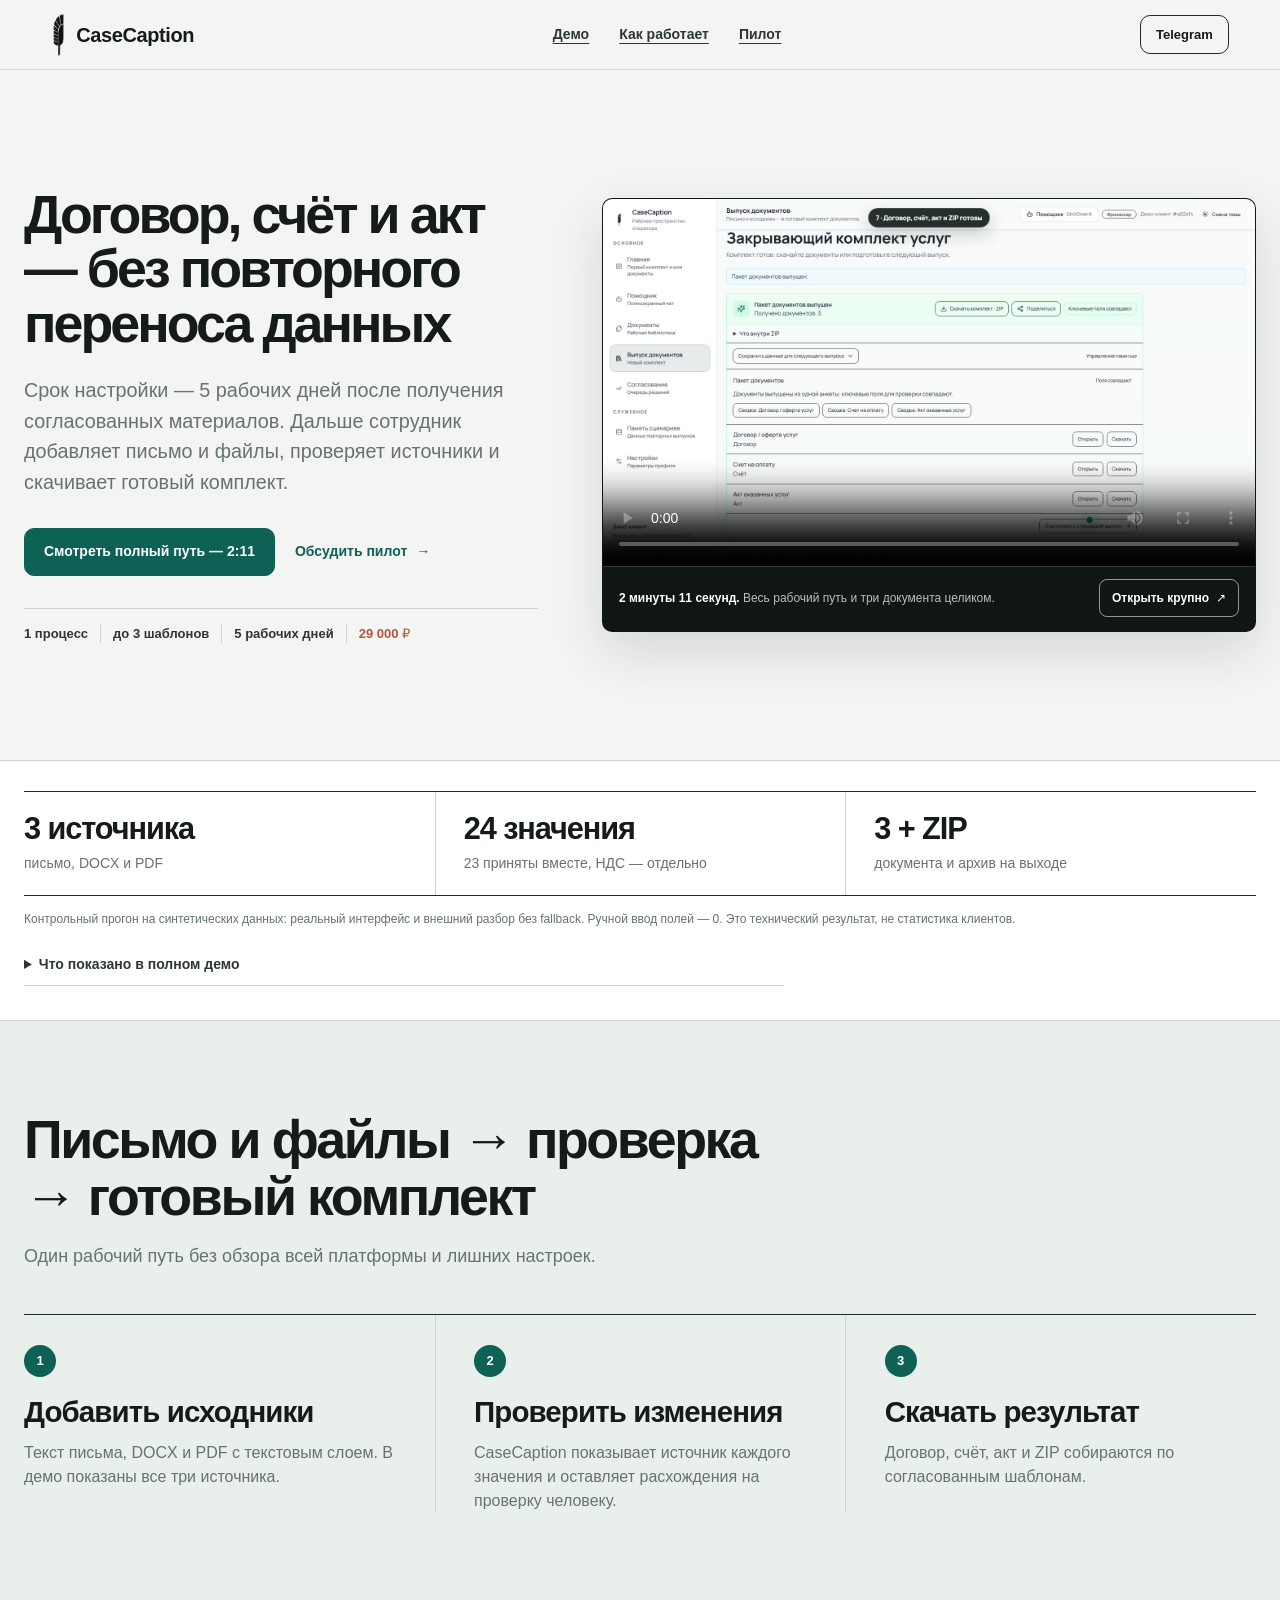
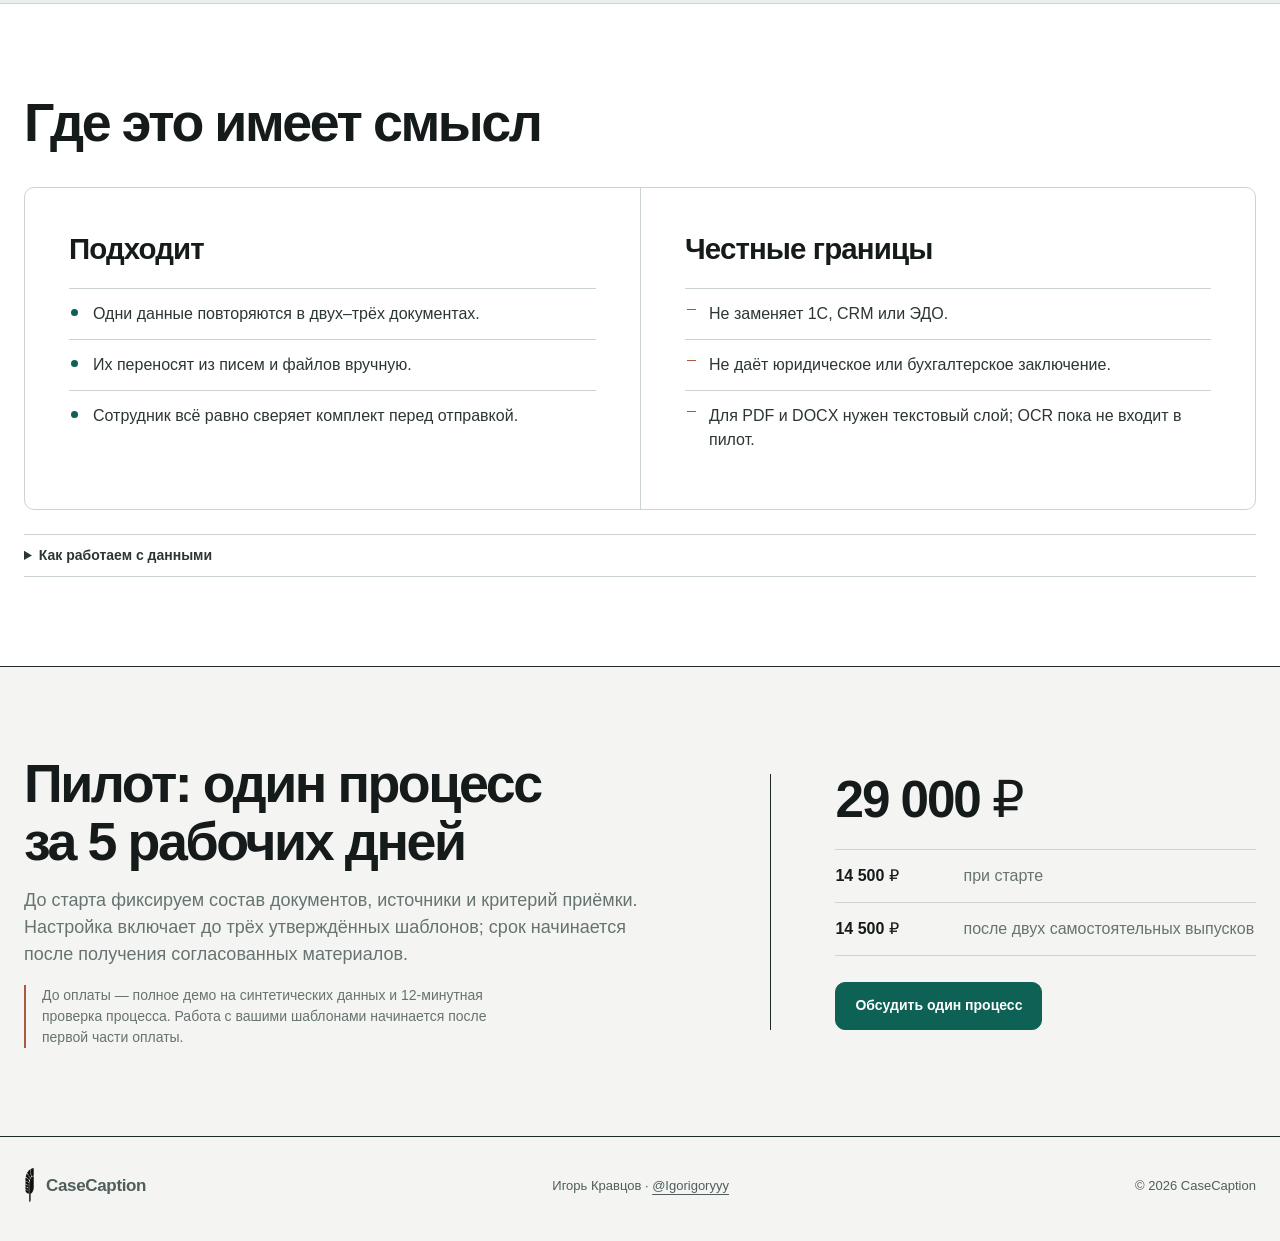
<file: index.html>
<!doctype html>
<html lang="ru">
  <head>
    <meta charset="utf-8" />
    <meta name="viewport" content="width=device-width, initial-scale=1" />
    <title>CaseCaption — от письма и файлов до договора, счёта, акта и ZIP</title>
    <meta
      name="description"
      content="Полное демо CaseCaption: письмо, DOCX и PDF, проверка 24 значений по источникам, выпуск договора, счёта, акта и ZIP и просмотр каждого документа целиком."
    />
    <meta property="og:title" content="CaseCaption — комплект документов из одного ввода" />
    <meta
      property="og:description"
      content="Письмо, DOCX и PDF → проверка источников → договор, счёт, акт и ZIP. Каждый готовый документ показан целиком."
    />
    <meta property="og:type" content="website" />
    <meta property="og:locale" content="ru_RU" />
    <meta
      property="og:image"
      content="https://cataphract450.github.io/casecaption-landing/assets/casecaption-og-complete-flow-2026-08.jpg"
    />
    <meta property="og:image:width" content="1200" />
    <meta property="og:image:height" content="630" />
    <meta
      property="og:image:alt"
      content="Интерфейс CaseCaption с готовым сценарием для договора, счёта и акта"
    />
    <meta name="twitter:card" content="summary_large_image" />
    <meta name="theme-color" content="#f4f5f2" />
    <link rel="icon" type="image/png" sizes="64x64" href="assets/casecaption-favicon-64.png" />
    <link
      rel="preload"
      as="image"
      href="assets/casecaption-demo-complete-flow-2026-08-poster.jpg"
      fetchpriority="high"
    />
    <link rel="stylesheet" href="styles.css" />
  </head>
  <body>
    <a class="skip-link" href="#main">Перейти к содержанию</a>

    <header class="site-header" aria-label="Главная навигация">
      <a class="brand" href="#main" aria-label="CaseCaption — начало страницы">
        <img src="assets/casecaption-logo-mark.png" alt="" />
        <span>CaseCaption</span>
      </a>
      <nav class="nav-links" aria-label="Разделы страницы">
        <a href="#demo">Демо</a>
        <a href="#workflow">Как работает</a>
        <a href="#pilot">Пилот</a>
      </nav>
      <a class="header-contact" href="https://t.me/Igorigoryyy" target="_blank" rel="noopener">
        Telegram
      </a>
    </header>

    <main id="main">
      <section class="hero" aria-labelledby="hero-title">
        <div class="section-shell hero-grid">
          <div class="hero-copy">
            <h1 id="hero-title">Договор, счёт и акт — без повторного переноса данных</h1>
            <p class="lead">
              Срок настройки — 5 рабочих дней после получения согласованных материалов.
              Дальше сотрудник добавляет письмо и файлы, проверяет источники и скачивает
              готовый комплект.
            </p>
            <div class="hero-actions" aria-label="Основные действия">
              <a class="button button-primary" href="#demo">Смотреть полный путь — 2:11</a>
              <a
                class="button button-text"
                href="https://t.me/Igorigoryyy"
                target="_blank"
                rel="noopener"
              >
                Обсудить пилот
              </a>
            </div>
            <ul class="scope-line" aria-label="Краткие условия пилота">
              <li>1 процесс</li>
              <li>до 3 шаблонов</li>
              <li>5 рабочих дней</li>
              <li>29 000 ₽</li>
            </ul>
          </div>

          <figure id="demo" class="product-frame demo-video-frame">
            <video
              controls="controls"
              playsinline="playsinline"
              preload="metadata"
              poster="assets/casecaption-demo-complete-flow-2026-08-poster.jpg"
              aria-label="Полное демо CaseCaption: от письма и файлов до договора, счёта, акта и ZIP с просмотром каждого документа целиком"
            >
              <source src="assets/casecaption-demo-complete-flow-2026-08.mp4" type="video/mp4" />
              <track
                default
                kind="chapters"
                srclang="ru"
                label="Главы"
                src="assets/casecaption-demo-complete-flow-2026-08-chapters.vtt"
              />
              Ваш браузер не поддерживает встроенное видео.
              <a href="assets/casecaption-demo-complete-flow-2026-08.mp4">Скачать демо-видео</a>.
            </video>
            <figcaption>
              <span>
                <strong>2 минуты 11 секунд.</strong> Весь рабочий путь и три документа целиком.
              </span>
              <a
                href="assets/casecaption-demo-complete-flow-2026-08.mp4"
                target="_blank"
                rel="noopener"
              >
                Открыть крупно
              </a>
            </figcaption>
          </figure>
        </div>
      </section>

      <section class="proof-band" aria-label="Результат контрольного прогона">
        <div class="section-shell">
          <dl class="proof-facts">
            <div>
              <dt>3 источника</dt>
              <dd>письмо, DOCX и PDF</dd>
            </div>
            <div>
              <dt>24 значения</dt>
              <dd>23 приняты вместе, НДС — отдельно</dd>
            </div>
            <div>
              <dt>3 + ZIP</dt>
              <dd>документа и архив на выходе</dd>
            </div>
          </dl>
          <p class="proof-note">
            Контрольный прогон на синтетических данных: реальный интерфейс и внешний
            разбор без fallback. Ручной ввод полей — 0. Это технический результат,
            не статистика клиентов.
          </p>
          <details class="demo-transcript">
            <summary>Что показано в полном демо</summary>
            <ol>
              <li><span>00:00</span> Коротко обозначаем результат: три документа и ZIP.</li>
              <li><span>00:05</span> Выбираем рабочий сценарий с тремя шаблонами.</li>
              <li><span>00:11</span> Добавляем письмо, DOCX и PDF с исходными данными.</li>
              <li><span>00:27</span> Сверяем найденные значения и их источники.</li>
              <li><span>00:52</span> Проверяем единые данные будущего комплекта.</li>
              <li><span>01:00</span> Выпускаем договор, счёт, акт и скачиваем ZIP.</li>
              <li><span>01:06</span> Открываем и прокручиваем договор целиком.</li>
              <li><span>01:27</span> Открываем и прокручиваем счёт целиком.</li>
              <li><span>01:47</span> Открываем и прокручиваем акт целиком.</li>
              <li><span>02:08</span> Возвращаемся к сохранённому результату выпуска.</li>
            </ol>
          </details>
        </div>
      </section>

      <section id="workflow" class="band band-soft" aria-labelledby="workflow-title">
        <div class="section-shell">
          <div class="section-heading">
            <h2 id="workflow-title">Письмо и файлы → проверка → готовый комплект</h2>
            <p>Один рабочий путь без обзора всей платформы и лишних настроек.</p>
          </div>

          <ol class="workflow-steps">
            <li>
              <span class="step-number">1</span>
              <h3>Добавить исходники</h3>
              <p>
                Текст письма, DOCX и PDF с текстовым слоем. В демо показаны все три
                источника.
              </p>
            </li>
            <li>
              <span class="step-number">2</span>
              <h3>Проверить изменения</h3>
              <p>
                CaseCaption показывает источник каждого значения и оставляет расхождения
                на проверку человеку.
              </p>
            </li>
            <li>
              <span class="step-number">3</span>
              <h3>Скачать результат</h3>
              <p>Договор, счёт, акт и ZIP собираются по согласованным шаблонам.</p>
            </li>
          </ol>
        </div>
      </section>

      <section class="band band-paper" aria-labelledby="fit-title">
        <div class="section-shell">
          <div class="section-heading">
            <h2 id="fit-title">Где это имеет смысл</h2>
          </div>

          <div class="decision-grid">
            <section aria-labelledby="fit-yes-title">
              <h3 id="fit-yes-title">Подходит</h3>
              <ul class="clean-list">
                <li>Одни данные повторяются в двух–трёх документах.</li>
                <li>Их переносят из писем и файлов вручную.</li>
                <li>Сотрудник всё равно сверяет комплект перед отправкой.</li>
              </ul>
            </section>
            <section aria-labelledby="limits-title">
              <h3 id="limits-title">Честные границы</h3>
              <ul class="clean-list clean-list-limits">
                <li>Не заменяет 1С, CRM или ЭДО.</li>
                <li>Не даёт юридическое или бухгалтерское заключение.</li>
                <li>Для PDF и DOCX нужен текстовый слой; OCR пока не входит в пилот.</li>
              </ul>
            </section>
          </div>

          <details id="data" class="data-details">
            <summary>Как работаем с данными</summary>
            <div>
              <p>Для знакомства достаточно публичного демо на синтетических данных.</p>
              <p>
                Клиентские материалы, в том числе обезличенные, принимаем только после
                старта платного пилота. До передачи согласуем размещение, доступ, срок
                хранения и удаление.
              </p>
              <p>
                Текст передаётся внешней модели только после отдельного согласия.
              </p>
              <p>
                «Проверено» означает сверку с фрагментом исходника и согласованность между
                документами, а не проверку права или налогов.
              </p>
            </div>
          </details>
        </div>
      </section>

      <section id="pilot" class="pilot-band" aria-labelledby="pilot-title">
        <div class="section-shell pilot-layout">
          <div>
            <h2 id="pilot-title">Пилот: один процесс за 5 рабочих дней</h2>
            <p>
              До старта фиксируем состав документов, источники и критерий приёмки.
              Настройка включает до трёх утверждённых шаблонов; срок начинается после
              получения согласованных материалов.
            </p>
            <p class="pilot-before-payment">
              До оплаты — полное демо на синтетических данных и 12-минутная проверка
              процесса. Работа с вашими шаблонами начинается после первой части оплаты.
            </p>
          </div>
          <div class="pilot-payment">
            <p class="price">29 000 ₽</p>
            <dl class="payment-split">
              <div>
                <dt>14 500 ₽</dt>
                <dd>при старте</dd>
              </div>
              <div>
                <dt>14 500 ₽</dt>
                <dd>после двух самостоятельных выпусков</dd>
              </div>
            </dl>
            <a
              class="button button-primary"
              href="https://t.me/Igorigoryyy"
              target="_blank"
              rel="noopener"
            >
              Обсудить один процесс
            </a>
          </div>
        </div>
      </section>
    </main>

    <footer class="site-footer">
      <a class="brand brand-small" href="#main" aria-label="CaseCaption — начало страницы">
        <img src="assets/casecaption-logo-mark.png" alt="" />
        <span>CaseCaption</span>
      </a>
      <p>Игорь Кравцов · <a href="https://t.me/Igorigoryyy">@Igorigoryyy</a></p>
      <p>© 2026 CaseCaption</p>
    </footer>
  </body>
</html>
</file>
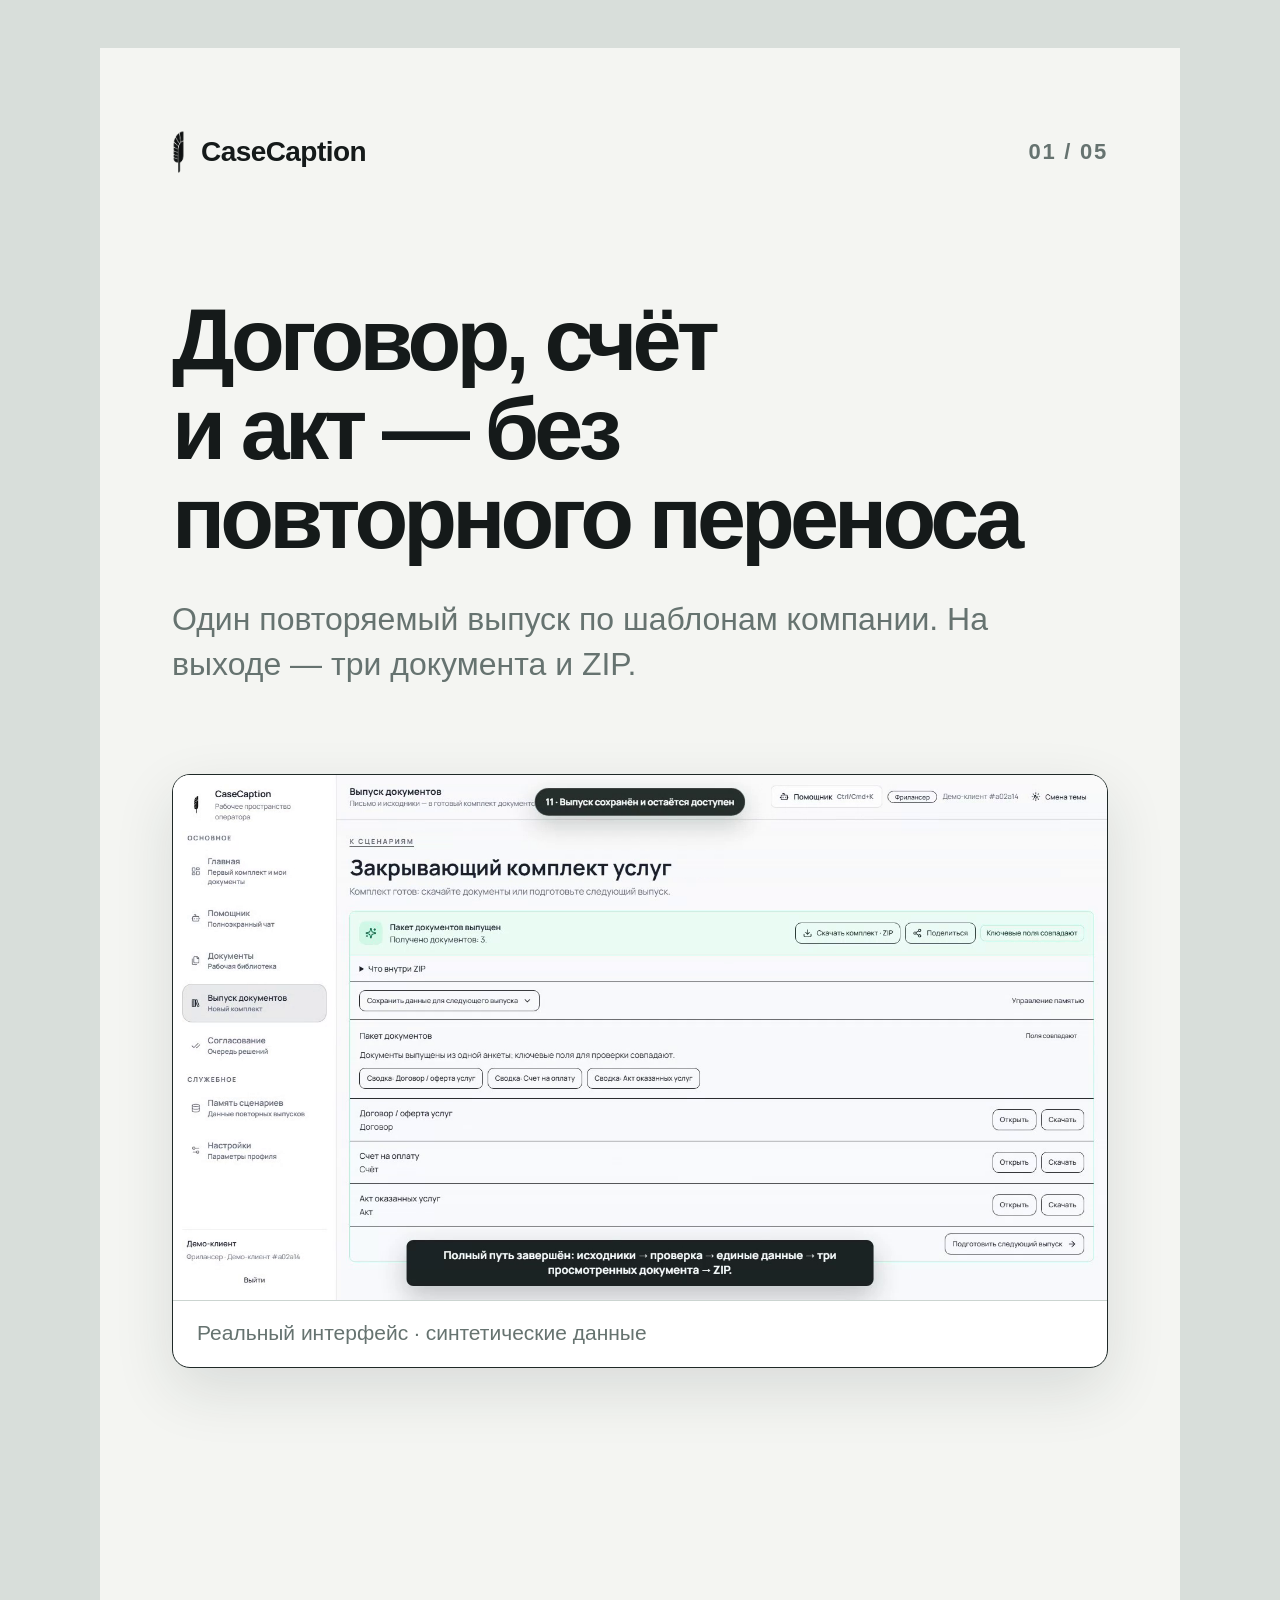
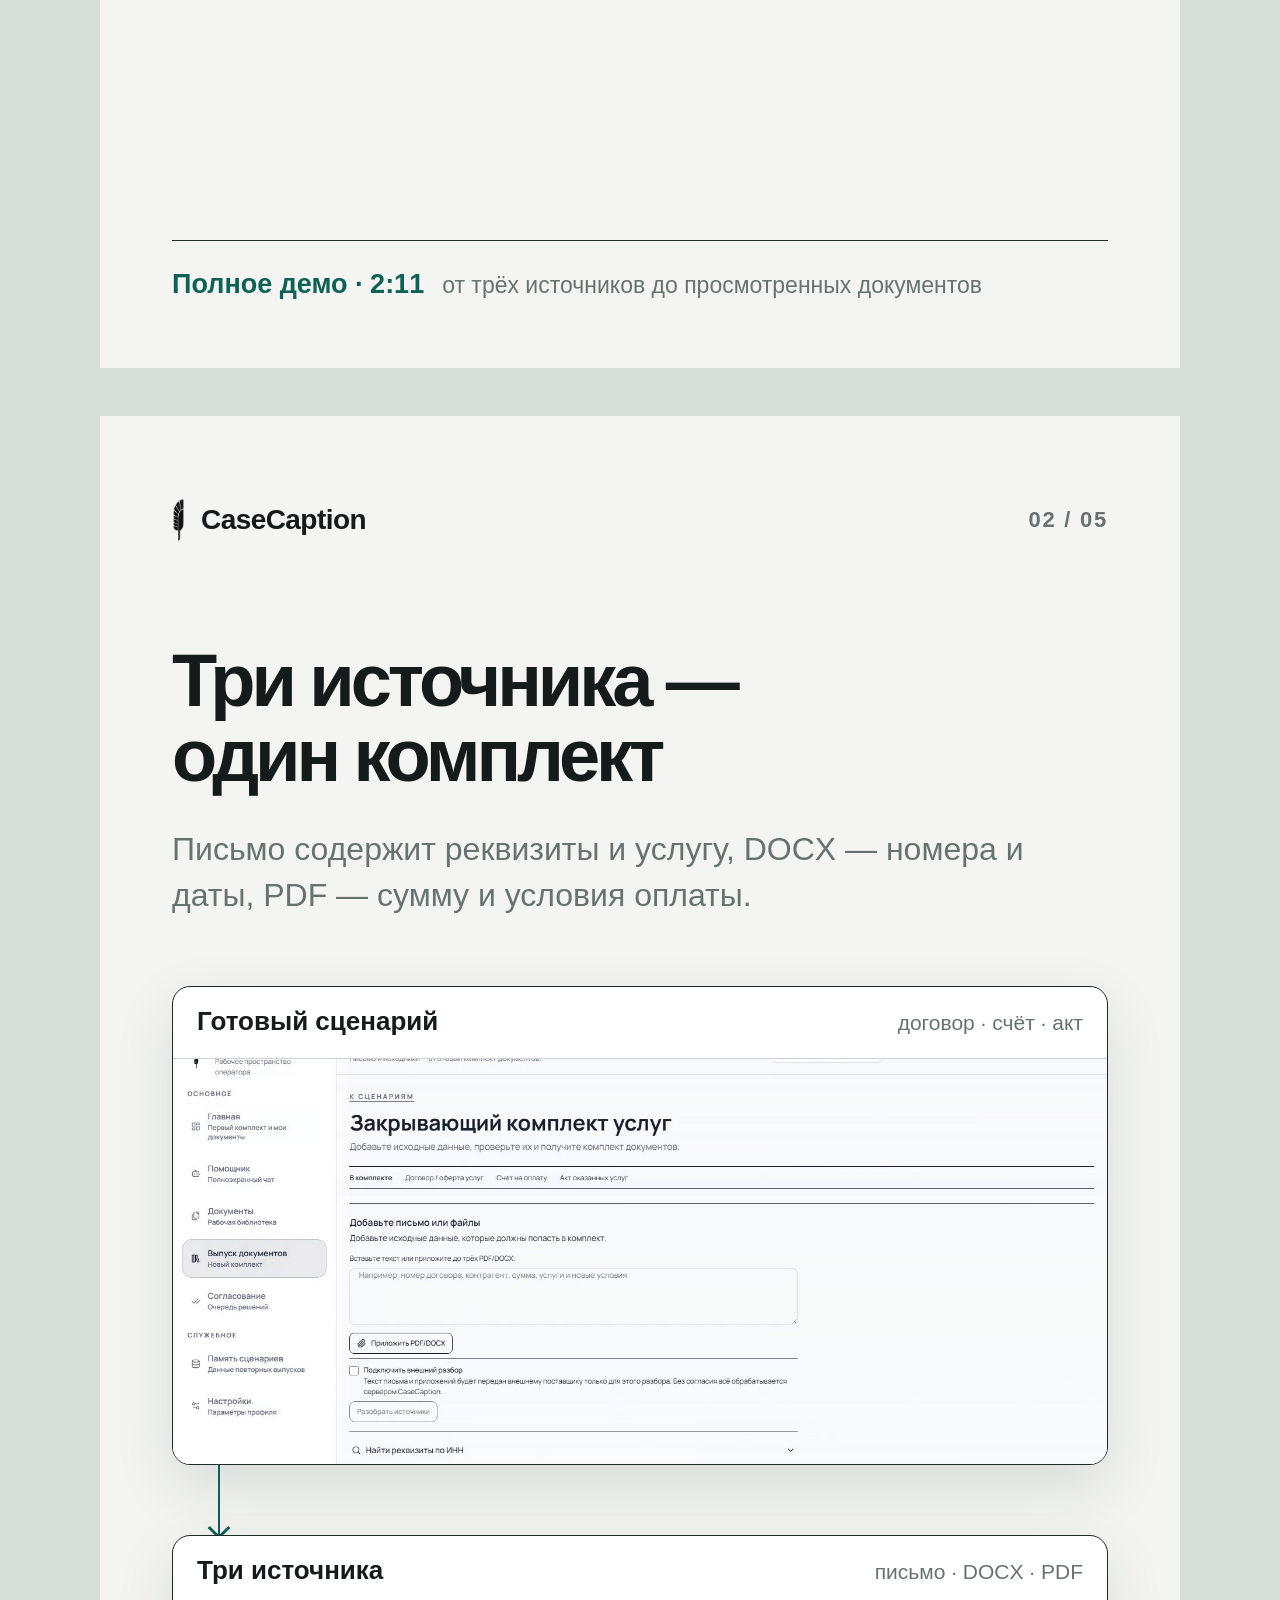
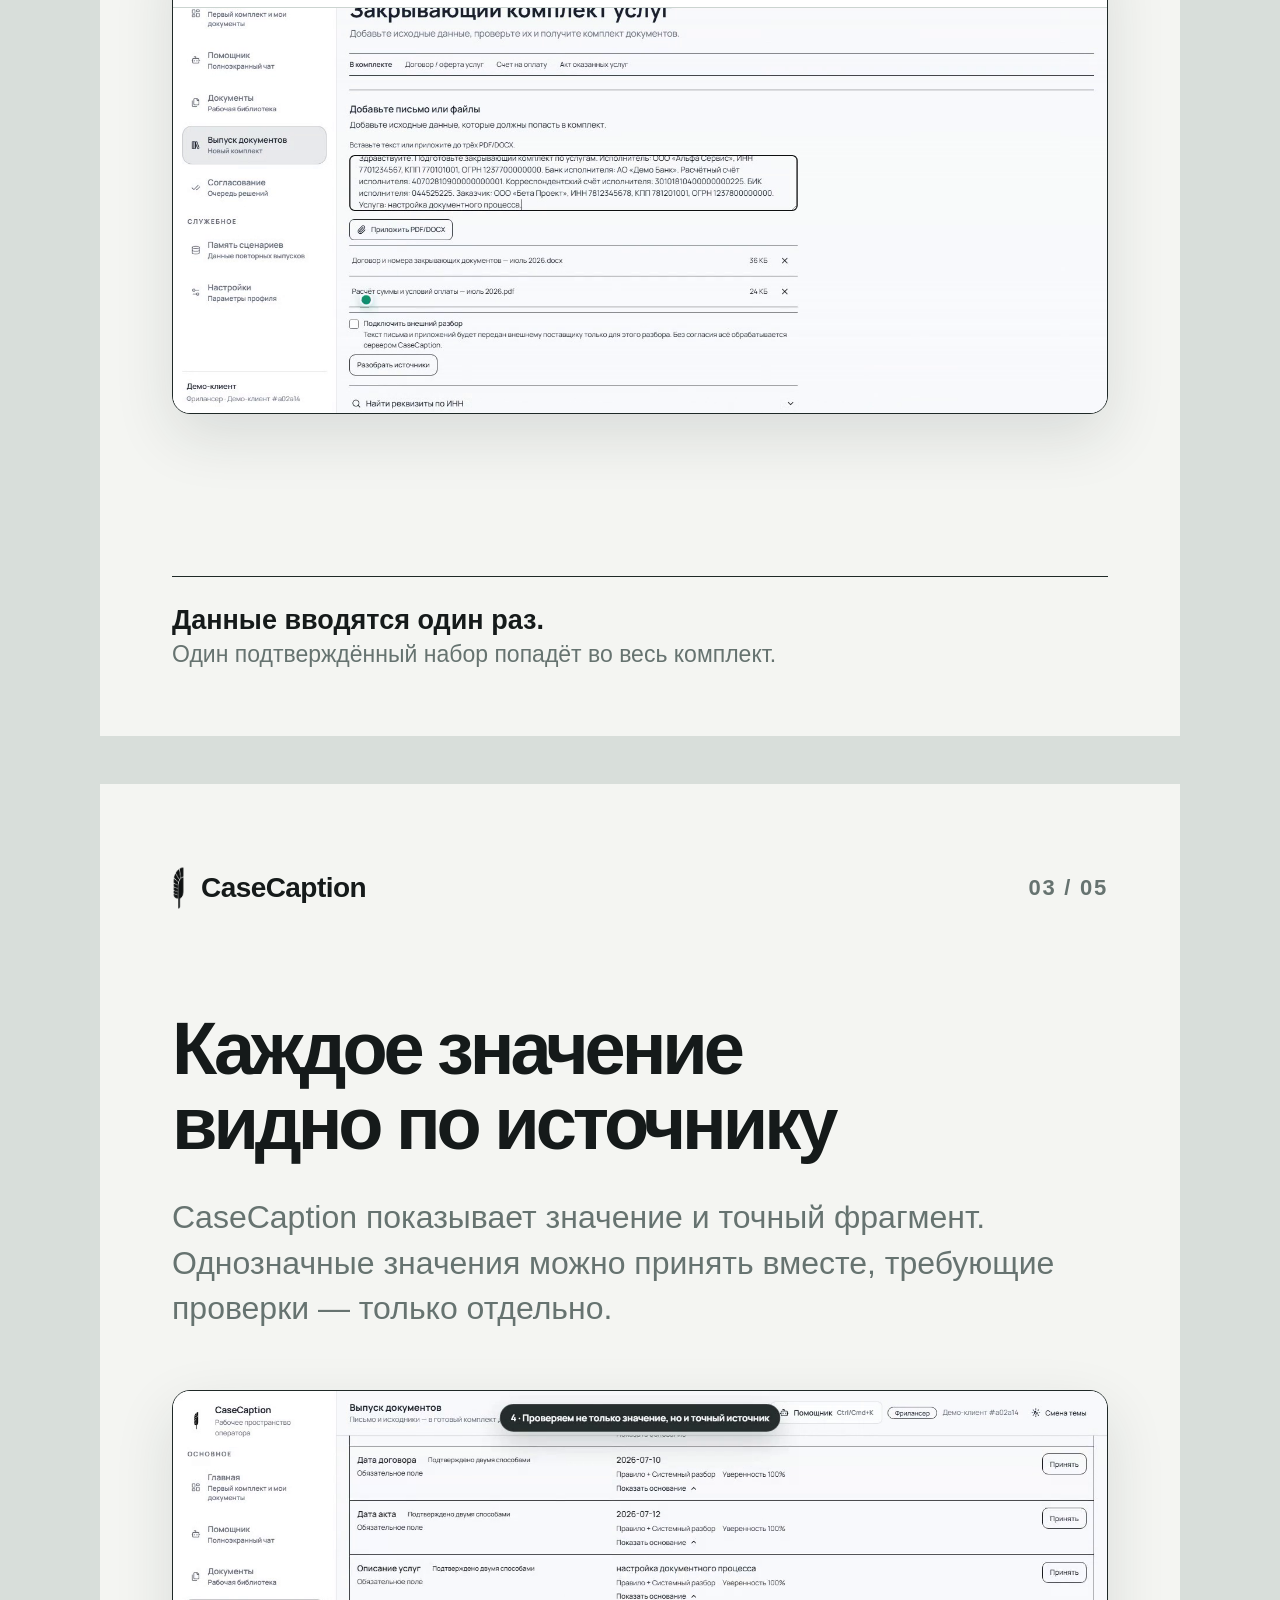
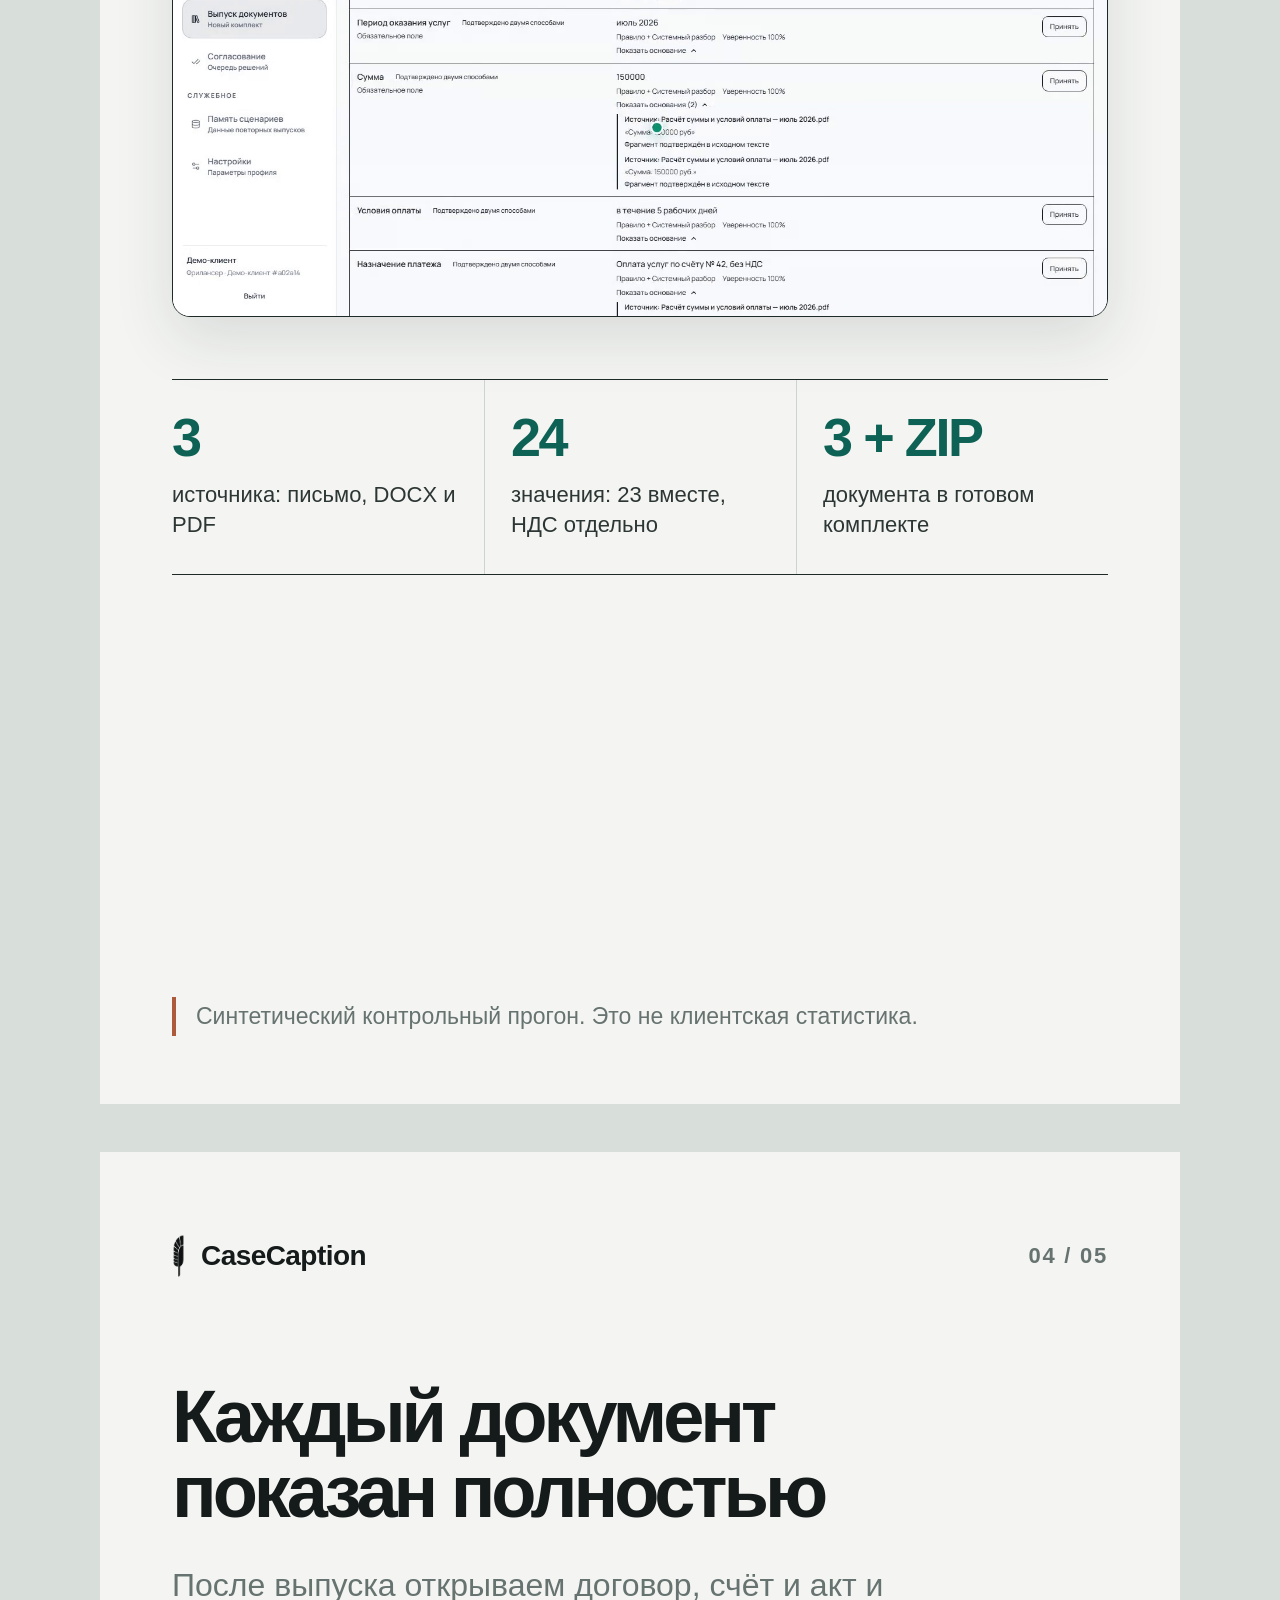
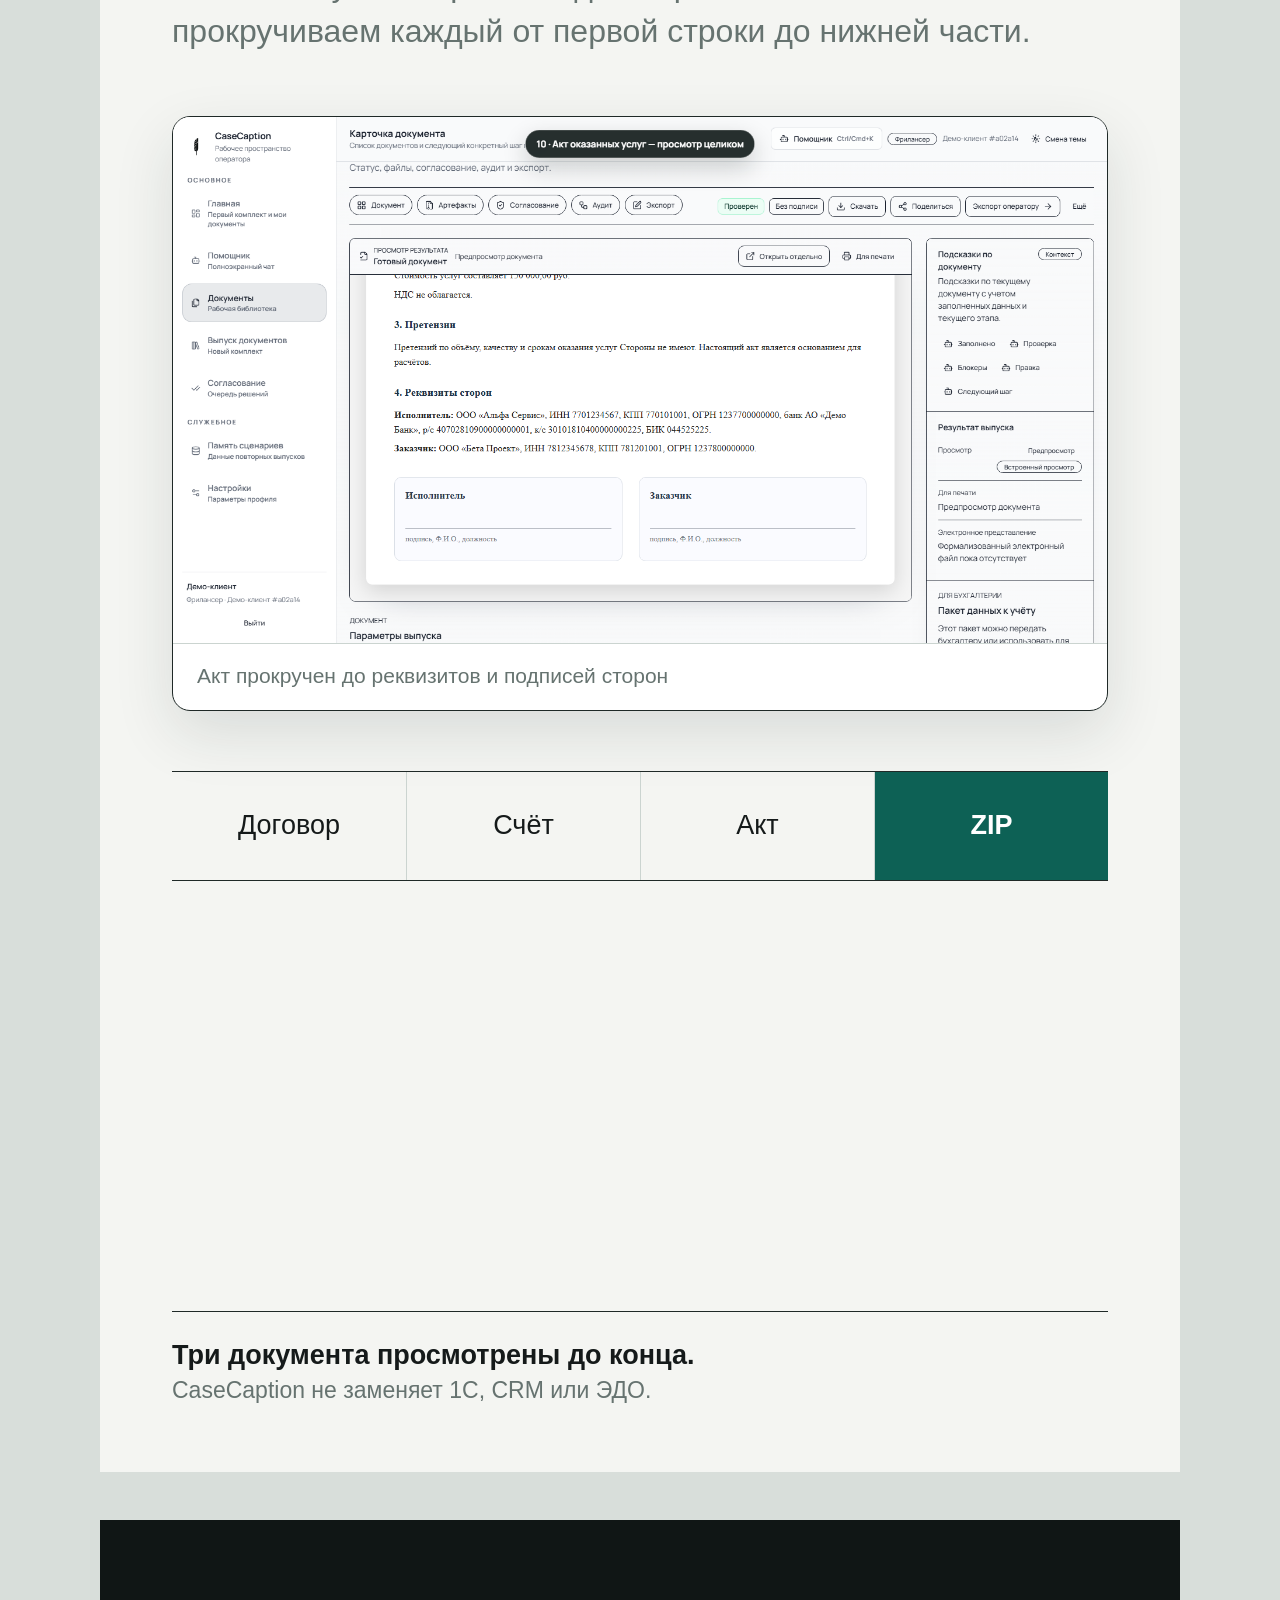
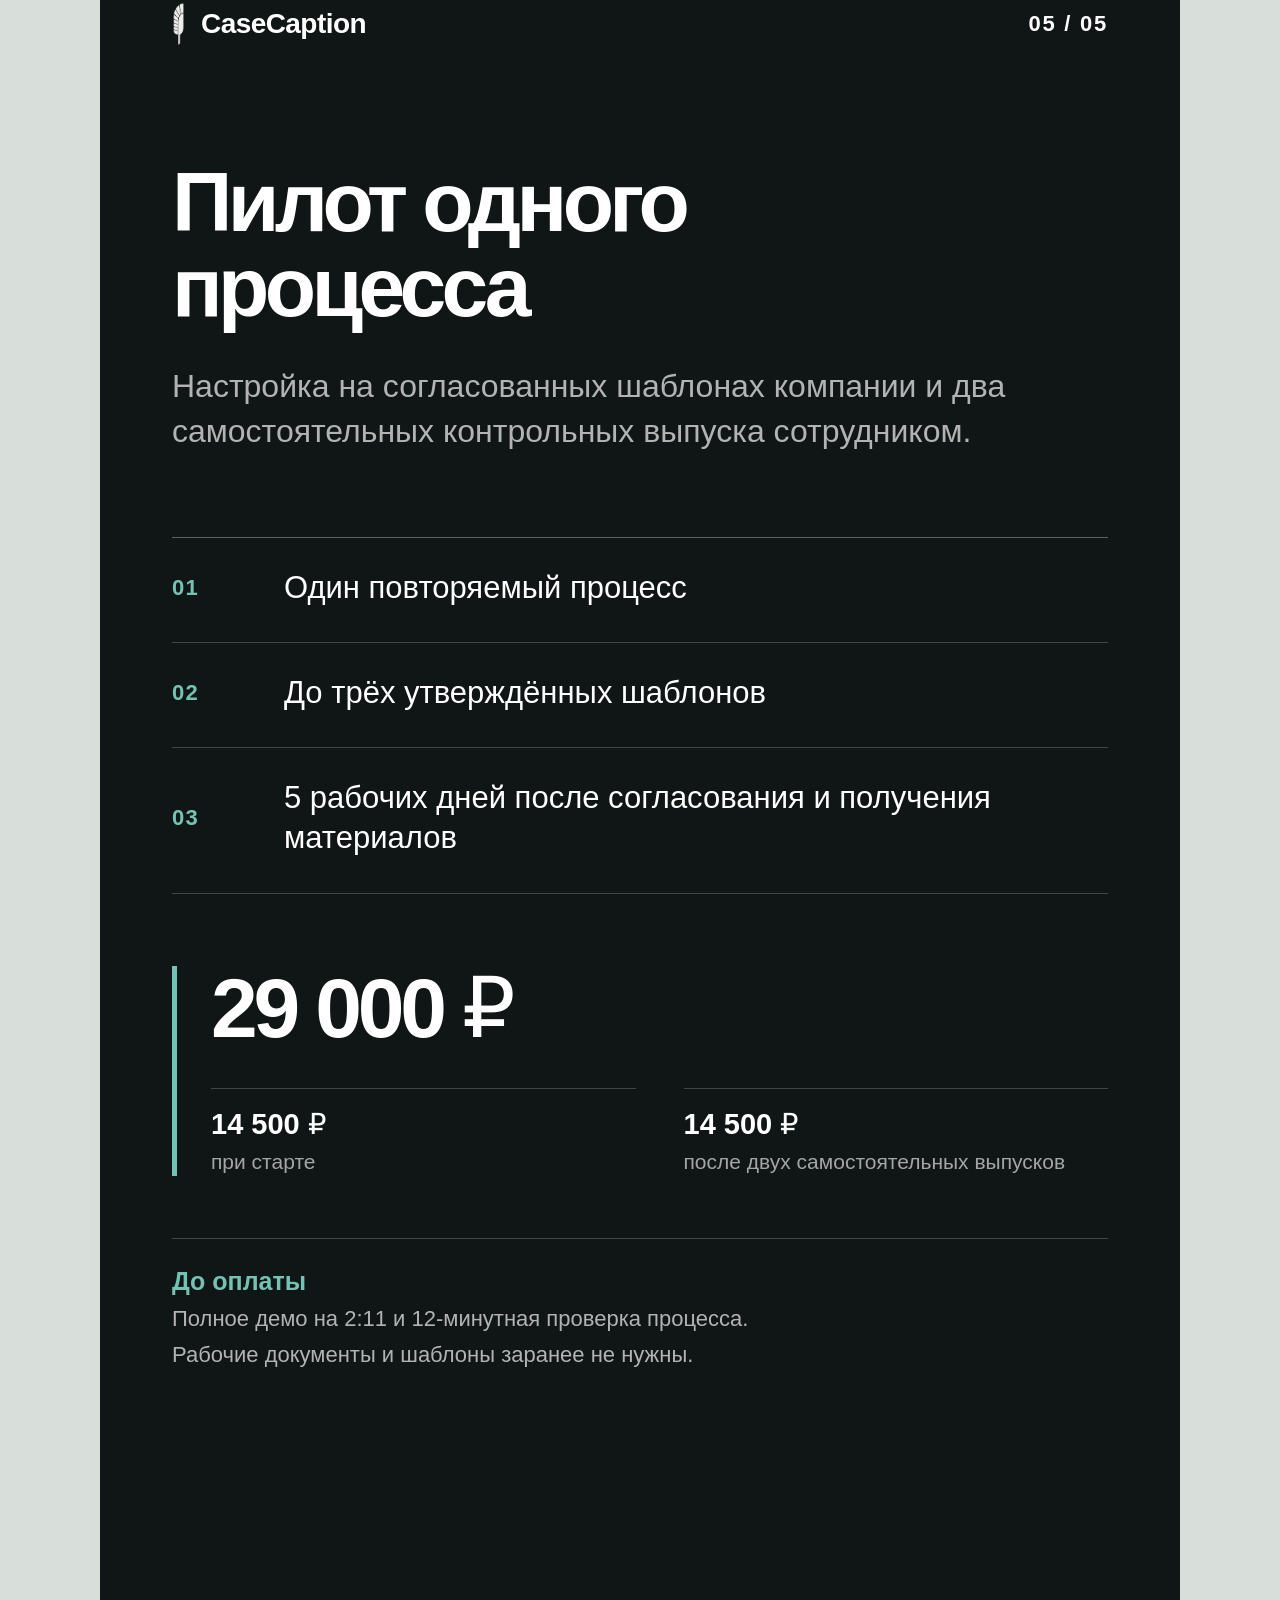
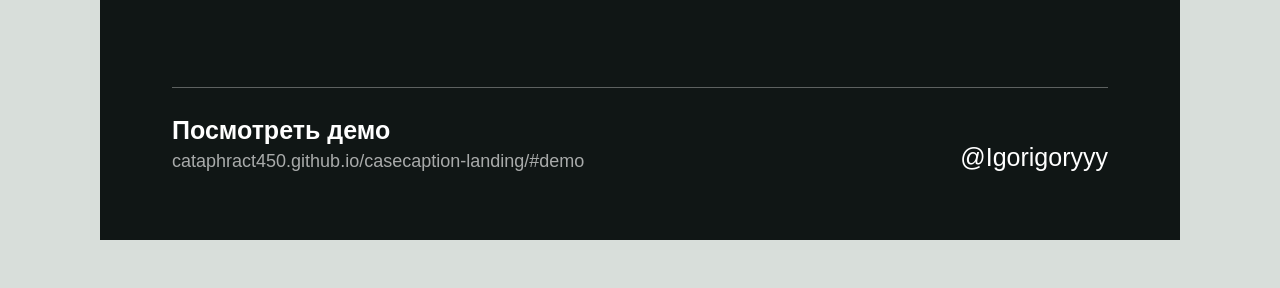
<file: productradar-gallery/current/index.html>
<!doctype html>
<html lang="ru">
  <head>
    <meta charset="utf-8" />
    <meta name="viewport" content="width=device-width, initial-scale=1" />
    <title>CaseCaption — галерея Product Radar</title>
    <link rel="icon" href="data:," />
    <link rel="stylesheet" href="./styles.css" />
  </head>
  <body>
    <main class="gallery" aria-label="Галерея CaseCaption для Product Radar">
      <article class="slide slide-result" data-slide="01-result">
        <header class="slide-header">
          <div class="brand">
            <img src="../../assets/casecaption-logo-mark.png" alt="" />
            <span>CaseCaption</span>
          </div>
          <span class="sequence">01 / 05</span>
        </header>

        <section class="hero-copy">
          <h1>Договор, счёт и акт — без повторного переноса</h1>
          <p>
            Один повторяемый выпуск по шаблонам компании. На выходе — три документа
            и ZIP.
          </p>
        </section>

        <figure class="product-shot product-shot-main">
          <img
            src="../../assets/productradar-current/01-result-source.png"
            alt="Реальный интерфейс CaseCaption с готовыми договором, счётом, актом и кнопкой скачивания ZIP"
          />
          <figcaption>Реальный интерфейс · синтетические данные</figcaption>
        </figure>

        <footer class="slide-footer result-footer">
          <strong>Полное демо · 2:11</strong>
          <span>от трёх источников до просмотренных документов</span>
        </footer>
      </article>

      <article class="slide slide-sources" data-slide="02-sources">
        <header class="slide-header">
          <div class="brand">
            <img src="../../assets/casecaption-logo-mark.png" alt="" />
            <span>CaseCaption</span>
          </div>
          <span class="sequence">02 / 05</span>
        </header>

        <section class="section-copy">
          <h2>Три источника — один комплект</h2>
          <p>
            Письмо содержит реквизиты и услугу, DOCX — номера и даты, PDF — сумму
            и условия оплаты.
          </p>
        </section>

        <div class="source-stack">
          <figure class="product-shot source-shot">
            <div class="shot-label">
              <strong>Готовый сценарий</strong>
              <span>договор · счёт · акт</span>
            </div>
            <img
              src="../../assets/productradar-current/02-scenario-source.png"
              alt="Готовый сценарий из договора, счёта и акта в интерфейсе CaseCaption"
            />
          </figure>

          <div class="flow-line" aria-hidden="true">
            <span></span>
          </div>

          <figure class="product-shot source-shot">
            <div class="shot-label">
              <strong>Три источника</strong>
              <span>письмо · DOCX · PDF</span>
            </div>
            <img
              src="../../assets/productradar-current/02-sources-source.png"
              alt="Письмо, DOCX и PDF добавлены в интерфейс CaseCaption"
            />
          </figure>
        </div>

        <footer class="slide-footer">
          <strong>Данные вводятся один раз.</strong>
          <span>Один подтверждённый набор попадёт во весь комплект.</span>
        </footer>
      </article>

      <article class="slide slide-review" data-slide="03-review">
        <header class="slide-header">
          <div class="brand">
            <img src="../../assets/casecaption-logo-mark.png" alt="" />
            <span>CaseCaption</span>
          </div>
          <span class="sequence">03 / 05</span>
        </header>

        <section class="section-copy">
          <h2>Каждое значение видно по источнику</h2>
          <p>
            CaseCaption показывает значение и точный фрагмент. Однозначные значения
            можно принять вместе, требующие проверки — только отдельно.
          </p>
        </section>

        <figure class="product-shot product-shot-review">
          <img
            src="../../assets/productradar-current/03-review-source.png"
            alt="Проверка новых значений и фрагментов источников в реальном интерфейсе CaseCaption"
          />
        </figure>

        <dl class="proof-row">
          <div>
            <dt>3</dt>
            <dd>источника: письмо, DOCX и PDF</dd>
          </div>
          <div>
            <dt>24</dt>
            <dd>значения: 23 вместе, НДС отдельно</dd>
          </div>
          <div>
            <dt>3 + ZIP</dt>
            <dd>документа в готовом комплекте</dd>
          </div>
        </dl>

        <footer class="evidence-note">
          Синтетический контрольный прогон. Это не клиентская статистика.
        </footer>
      </article>

      <article class="slide slide-package" data-slide="04-package">
        <header class="slide-header">
          <div class="brand">
            <img src="../../assets/casecaption-logo-mark.png" alt="" />
            <span>CaseCaption</span>
          </div>
          <span class="sequence">04 / 05</span>
        </header>

        <section class="section-copy package-copy">
          <h2>Каждый документ показан полностью</h2>
          <p>
            После выпуска открываем договор, счёт и акт и прокручиваем каждый от
            первой строки до нижней части.
          </p>
        </section>

        <figure class="product-shot product-shot-document">
          <img
            src="../../assets/productradar-current/04-document-source.png"
            alt="Нижняя часть готового акта в реальном интерфейсе CaseCaption"
          />
          <figcaption>Акт прокручен до реквизитов и подписей сторон</figcaption>
        </figure>

        <div class="package-output" aria-label="Состав готового комплекта">
          <span>Договор</span>
          <span>Счёт</span>
          <span>Акт</span>
          <strong>ZIP</strong>
        </div>

        <footer class="slide-footer">
          <strong>Три документа просмотрены до конца.</strong>
          <span>CaseCaption не заменяет 1С, CRM или ЭДО.</span>
        </footer>
      </article>

      <article class="slide slide-pilot" data-slide="05-pilot">
        <header class="slide-header slide-header-inverse">
          <div class="brand">
            <img src="../../assets/casecaption-logo-mark.png" alt="" />
            <span>CaseCaption</span>
          </div>
          <span class="sequence">05 / 05</span>
        </header>

        <section class="pilot-heading">
          <h2>Пилот одного процесса</h2>
          <p>
            Настройка на согласованных шаблонах компании и два самостоятельных
            контрольных выпуска сотрудником.
          </p>
        </section>

        <div class="pilot-scope">
          <div>
            <span>01</span>
            <p>Один повторяемый процесс</p>
          </div>
          <div>
            <span>02</span>
            <p>До трёх утверждённых шаблонов</p>
          </div>
          <div>
            <span>03</span>
            <p>5 рабочих дней после согласования и получения материалов</p>
          </div>
        </div>

        <section class="price-block">
          <p class="price">29 000 ₽</p>
          <dl>
            <div>
              <dt>14 500 ₽</dt>
              <dd>при старте</dd>
            </div>
            <div>
              <dt>14 500 ₽</dt>
              <dd>после двух самостоятельных выпусков</dd>
            </div>
          </dl>
        </section>

        <section class="before-payment">
          <strong>До оплаты</strong>
          <p>Полное демо на 2:11 и 12-минутная проверка процесса.</p>
          <p>Рабочие документы и шаблоны заранее не нужны.</p>
        </section>

        <footer class="pilot-footer">
          <div>
            <strong>Посмотреть демо</strong>
            <span>cataphract450.github.io/casecaption-landing/#demo</span>
          </div>
          <span class="contact">@Igorigoryyy</span>
        </footer>
      </article>
    </main>
  </body>
</html>
</file>
<file: styles.css>
:root {
  --bg: #f4f5f2;
  --paper: #ffffff;
  --paper-soft: #e9efeb;
  --ink: #151a1a;
  --ink-soft: #2c3635;
  --muted: #667370;
  --line: #1f2927;
  --line-soft: #cbd4d0;
  --accent: #0d6155;
  --accent-hover: #094d44;
  --warm: #ad593b;
  --radius: 10px;
  --max: 1280px;
  --copy-max: 63ch;
}

* {
  box-sizing: border-box;
}

html {
  scroll-behavior: smooth;
}

body {
  margin: 0;
  background: var(--bg);
  color: var(--ink);
  font-family:
    "Segoe UI Variable Text",
    "Segoe UI",
    Arial,
    sans-serif;
  font-synthesis: none;
  line-height: 1.5;
}

a {
  color: inherit;
}

a:focus-visible,
button:focus-visible,
summary:focus-visible,
video:focus-visible {
  outline: 3px solid #e89a73;
  outline-offset: 4px;
}

img,
video {
  display: block;
  max-width: 100%;
}

#demo,
#workflow,
#pilot,
#data {
  scroll-margin-top: 88px;
}

.skip-link {
  position: fixed;
  top: 12px;
  left: 12px;
  z-index: 100;
  transform: translateY(-150%);
  border: 1px solid var(--line);
  border-radius: var(--radius);
  background: var(--paper);
  padding: 10px 14px;
}

.skip-link:focus {
  transform: translateY(0);
}

.site-header {
  position: sticky;
  top: 0;
  z-index: 30;
  display: flex;
  min-height: 70px;
  align-items: center;
  justify-content: space-between;
  gap: 28px;
  border-bottom: 1px solid rgba(21, 26, 26, 0.12);
  background: rgba(244, 245, 242, 0.95);
  padding: 11px clamp(20px, 4vw, 58px);
  backdrop-filter: blur(14px);
}

.brand {
  display: inline-flex;
  align-items: center;
  gap: 11px;
  text-decoration: none;
  font-size: 20px;
  font-weight: 750;
  letter-spacing: -0.02em;
}

.brand img {
  width: 14px;
  height: 44px;
  object-fit: contain;
}

.brand-small {
  font-size: 17px;
}

.brand-small img {
  width: 11px;
  height: 36px;
}

.nav-links {
  display: flex;
  align-items: center;
  gap: 30px;
  color: var(--ink-soft);
  font-size: 14px;
  font-weight: 650;
}

.nav-links a,
.header-contact,
.site-footer a {
  text-underline-offset: 4px;
}

.header-contact {
  border: 1px solid var(--line);
  border-radius: var(--radius);
  padding: 9px 15px;
  text-decoration: none;
  font-size: 13px;
  font-weight: 700;
  transition:
    background 160ms ease,
    color 160ms ease;
}

.header-contact:hover {
  background: var(--ink);
  color: #ffffff;
}

.section-shell {
  width: min(var(--max), calc(100% - 48px));
  margin: 0 auto;
}

.hero {
  border-bottom: 1px solid var(--line-soft);
  background: var(--bg);
}

.hero-grid {
  display: grid;
  min-height: min(690px, calc(100svh - 70px));
  grid-template-columns: minmax(390px, 0.88fr) minmax(560px, 1.12fr);
  gap: clamp(38px, 5vw, 74px);
  align-items: center;
  padding: clamp(54px, 6vw, 82px) 0;
}

.hero-copy {
  min-width: 0;
}

.hero h1 {
  max-width: 720px;
  margin: 0;
  overflow-wrap: break-word;
  font-size: clamp(43px, 4.2vw, 60px);
  font-weight: 760;
  letter-spacing: -0.055em;
  line-height: 1.02;
  text-wrap: balance;
}

.lead {
  max-width: var(--copy-max);
  margin: 24px 0 0;
  color: var(--muted);
  font-size: clamp(17px, 1.55vw, 20px);
  line-height: 1.55;
}

.hero-actions {
  display: flex;
  flex-wrap: wrap;
  gap: 20px;
  align-items: center;
  margin-top: 30px;
}

.button {
  display: inline-flex;
  min-height: 48px;
  align-items: center;
  justify-content: center;
  border: 1.5px solid currentColor;
  border-radius: var(--radius);
  padding: 0 19px;
  text-decoration: none;
  font-size: 14px;
  font-weight: 750;
  transition:
    background 160ms ease,
    color 160ms ease,
    transform 160ms ease,
    border-color 160ms ease;
}

.button:hover {
  transform: translateY(-1px);
}

.button-primary {
  border-color: var(--accent);
  background: var(--accent);
  color: #ffffff;
}

.button-primary:hover {
  border-color: var(--accent-hover);
  background: var(--accent-hover);
}

.button-text {
  min-height: 0;
  border: 0;
  border-radius: 0;
  padding: 10px 0;
  color: var(--accent);
}

.button-text::after {
  margin-left: 9px;
  content: "→";
}

.button-text:hover {
  color: var(--accent-hover);
}

.scope-line {
  display: flex;
  flex-wrap: wrap;
  gap: 0;
  margin: 32px 0 0;
  border-top: 1px solid var(--line-soft);
  padding: 15px 0 0;
  color: var(--ink-soft);
  font-size: 13px;
  font-weight: 700;
  list-style: none;
}

.scope-line li {
  padding: 0 12px;
}

.scope-line li:first-child {
  padding-left: 0;
}

.scope-line li + li {
  border-left: 1px solid var(--line-soft);
}

.scope-line li:last-child {
  color: var(--warm);
}

.product-frame {
  min-width: 0;
  overflow: hidden;
  margin: 0;
  border: 1px solid rgba(15, 22, 21, 0.74);
  border-radius: var(--radius);
  background: #101615;
  box-shadow: 0 20px 52px rgba(25, 37, 34, 0.14);
}

.demo-video-frame video {
  width: 100%;
  aspect-ratio: 16 / 9;
  background: #101615;
}

.demo-video-frame figcaption {
  display: flex;
  min-height: 52px;
  align-items: center;
  justify-content: space-between;
  gap: 18px;
  border-top: 1px solid rgba(255, 255, 255, 0.15);
  padding: 12px 16px 14px;
  color: rgba(255, 255, 255, 0.72);
  font-size: 12px;
}

.demo-video-frame figcaption strong,
.demo-video-frame figcaption a {
  color: #ffffff;
}

.demo-video-frame figcaption a {
  flex: 0 0 auto;
  font-weight: 700;
  text-underline-offset: 4px;
}

.demo-video-frame figcaption a {
  display: inline-flex;
  min-height: 38px;
  align-items: center;
  border: 1px solid rgba(255, 255, 255, 0.55);
  border-radius: 8px;
  padding: 0 12px;
  text-decoration: none;
}

.demo-video-frame figcaption a::after {
  margin-left: 7px;
  content: "↗";
}

.demo-video-frame figcaption a:hover {
  border-color: #ffffff;
  background: rgba(255, 255, 255, 0.1);
}

.proof-band {
  border-bottom: 1px solid var(--line-soft);
  background: var(--paper);
  padding: 30px 0 34px;
}

.proof-facts {
  display: grid;
  grid-template-columns: repeat(3, minmax(0, 1fr));
  margin: 0;
  border-top: 1px solid var(--line);
  border-bottom: 1px solid var(--line);
  padding: 0;
}

.proof-facts > div {
  min-width: 0;
  padding: 21px 28px;
}

.proof-facts > div:first-child {
  padding-left: 0;
}

.proof-facts > div:last-child {
  padding-right: 0;
}

.proof-facts > div + div {
  border-left: 1px solid var(--line-soft);
}

.proof-facts dt {
  font-size: clamp(24px, 2.4vw, 34px);
  font-weight: 760;
  letter-spacing: -0.035em;
  line-height: 1.05;
}

.proof-facts dd {
  margin: 8px 0 0;
  color: var(--muted);
  font-size: 14px;
}

.proof-note {
  margin: 14px 0 0;
  color: var(--muted);
  font-size: 12px;
}

.demo-transcript,
.data-details {
  border-bottom: 1px solid var(--line-soft);
}

.demo-transcript {
  max-width: 760px;
  margin-top: 16px;
}

details summary {
  width: fit-content;
  cursor: pointer;
  padding: 10px 0;
  color: var(--ink-soft);
  font-size: 14px;
  font-weight: 700;
}

.demo-transcript ol {
  margin: 0 0 16px;
  padding: 0;
  color: var(--muted);
  list-style: none;
}

.demo-transcript li {
  display: grid;
  grid-template-columns: 58px minmax(0, 1fr);
  gap: 10px;
  padding: 7px 0;
}

.demo-transcript li span {
  color: var(--accent);
  font-weight: 750;
}

.band {
  padding: clamp(64px, 7vw, 92px) 0;
}

.band-soft {
  border-bottom: 1px solid var(--line-soft);
  background: var(--paper-soft);
}

.band-paper {
  background: var(--paper);
}

.section-heading {
  max-width: 850px;
}

.section-heading h2,
.pilot-band h2 {
  margin: 0;
  font-size: clamp(34px, 4.2vw, 56px);
  font-weight: 730;
  letter-spacing: -0.045em;
  line-height: 1.07;
  text-wrap: balance;
}

.section-heading p,
.pilot-band p {
  max-width: var(--copy-max);
  margin: 17px 0 0;
  color: var(--muted);
  font-size: 18px;
}

.workflow-steps {
  display: grid;
  grid-template-columns: repeat(3, minmax(0, 1fr));
  gap: 0;
  margin: 44px 0 0;
  border-top: 1px solid var(--line);
  padding: 0;
  list-style: none;
}

.workflow-steps li {
  position: relative;
  min-width: 0;
  padding: 30px clamp(24px, 3vw, 42px) 0 0;
}

.workflow-steps li + li {
  border-left: 1px solid var(--line-soft);
  padding-right: clamp(24px, 3vw, 42px);
  padding-left: clamp(24px, 3vw, 42px);
}

.workflow-steps li:last-child {
  padding-right: 0;
}

.step-number {
  display: inline-grid;
  width: 32px;
  height: 32px;
  place-items: center;
  border-radius: 50%;
  background: var(--accent);
  color: #ffffff;
  font-size: 13px;
  font-weight: 750;
}

.workflow-steps h3,
.decision-grid h3 {
  margin: 18px 0 0;
  font-size: clamp(23px, 2.3vw, 30px);
  font-weight: 720;
  letter-spacing: -0.03em;
  line-height: 1.14;
}

.workflow-steps p {
  margin: 13px 0 0;
  color: var(--muted);
}

.decision-grid {
  display: grid;
  grid-template-columns: repeat(2, minmax(0, 1fr));
  margin-top: 36px;
  border: 1px solid var(--line-soft);
  border-radius: var(--radius);
}

.decision-grid > section {
  min-width: 0;
  padding: clamp(26px, 4vw, 44px);
}

.decision-grid > section + section {
  border-left: 1px solid var(--line-soft);
}

.decision-grid h3 {
  margin-top: 0;
}

.clean-list {
  margin: 22px 0 0;
  padding: 0;
  color: var(--ink-soft);
  list-style: none;
}

.clean-list li {
  position: relative;
  border-top: 1px solid var(--line-soft);
  padding: 13px 0 13px 24px;
}

.clean-list li::before {
  position: absolute;
  top: 20px;
  left: 2px;
  width: 7px;
  height: 7px;
  border-radius: 50%;
  background: var(--accent);
  content: "";
}

.clean-list-limits li::before {
  width: 9px;
  height: 1px;
  border-radius: 0;
  background: var(--warm);
}

.data-details {
  margin-top: 24px;
  border-top: 1px solid var(--line-soft);
}

.data-details[open] {
  padding-bottom: 10px;
}

.data-details > div {
  display: grid;
  grid-template-columns: repeat(3, minmax(0, 1fr));
  gap: 30px;
  padding: 10px 0 18px;
}

.data-details p {
  margin: 0;
  color: var(--muted);
  font-size: 14px;
}

.pilot-band {
  border-block: 1px solid var(--line);
  background: var(--bg);
  padding: clamp(60px, 7vw, 88px) 0;
}

.pilot-layout {
  display: grid;
  grid-template-columns: minmax(0, 1.15fr) minmax(330px, 0.85fr);
  gap: clamp(42px, 7vw, 90px);
  align-items: center;
}

.pilot-before-payment {
  border-left: 2px solid var(--warm);
  padding-left: 16px;
  font-size: 14px !important;
}

.pilot-payment {
  border-left: 1px solid var(--line);
  padding-left: clamp(30px, 5vw, 64px);
}

.price {
  margin: 0 !important;
  color: var(--ink) !important;
  font-size: clamp(40px, 4vw, 56px) !important;
  font-weight: 760;
  letter-spacing: -0.04em;
  line-height: 1;
}

.payment-split {
  margin: 24px 0 0;
  border-bottom: 1px solid var(--line-soft);
}

.payment-split > div {
  display: grid;
  grid-template-columns: 112px minmax(0, 1fr);
  gap: 16px;
  border-top: 1px solid var(--line-soft);
  padding: 14px 0;
}

.payment-split dt {
  font-weight: 750;
}

.payment-split dd {
  margin: 0;
  color: var(--muted);
}

.pilot-payment .button {
  margin-top: 26px;
}

.site-footer {
  display: flex;
  align-items: center;
  justify-content: space-between;
  gap: 22px;
  width: min(var(--max), calc(100% - 48px));
  margin: 0 auto;
  padding: 30px 0 38px;
  color: #4f5e5a;
  font-size: 13px;
}

.site-footer p {
  margin: 0;
}

@media (max-width: 1080px) {
  .hero-grid {
    min-height: auto;
    grid-template-columns: 1fr;
    gap: 38px;
  }

  .hero-copy {
    max-width: 820px;
  }

  .product-frame {
    width: 100%;
  }
}

@media (max-width: 820px) {
  .nav-links {
    gap: 18px;
  }

  .proof-facts {
    grid-template-columns: 1fr;
  }

  .proof-facts > div,
  .proof-facts > div:first-child,
  .proof-facts > div:last-child {
    border-left: 0;
    padding: 17px 0;
  }

  .proof-facts > div + div {
    border-top: 1px solid var(--line-soft);
  }

  .workflow-steps,
  .decision-grid,
  .data-details > div,
  .pilot-layout {
    grid-template-columns: 1fr;
  }

  .workflow-steps li,
  .workflow-steps li + li,
  .workflow-steps li:last-child {
    border-left: 0;
    padding: 24px 0 27px;
  }

  .workflow-steps li + li {
    border-top: 1px solid var(--line-soft);
  }

  .decision-grid > section + section {
    border-top: 1px solid var(--line-soft);
    border-left: 0;
  }

  .pilot-payment {
    border-top: 1px solid var(--line);
    border-left: 0;
    padding-top: 30px;
    padding-left: 0;
  }

  .site-footer {
    align-items: flex-start;
    flex-direction: column;
  }
}

@media (max-width: 620px) {
  .section-shell,
  .site-footer {
    width: min(var(--max), calc(100% - 28px));
  }

  .site-header {
    gap: 12px;
    padding: 10px 14px;
  }

  .site-header .brand {
    gap: 8px;
    font-size: 17px;
  }

  .site-header .brand img {
    width: 11px;
    height: 36px;
  }

  .nav-links {
    display: none;
  }

  .header-contact {
    margin-left: auto;
    padding: 8px 11px;
    font-size: 12px;
  }

  .hero-grid {
    gap: 30px;
    padding: 44px 0 34px;
  }

  .hero h1 {
    font-size: clamp(34px, 10.2vw, 45px);
  }

  .lead {
    margin-top: 18px;
    font-size: 16px;
  }

  .hero-actions {
    align-items: stretch;
    flex-direction: column;
    gap: 8px;
    margin-top: 23px;
  }

  .hero-actions .button {
    width: 100%;
  }

  .button-text {
    justify-content: flex-start;
    padding-inline: 0;
  }

  .scope-line {
    display: grid;
    grid-template-columns: repeat(2, minmax(0, 1fr));
    row-gap: 9px;
    margin-top: 22px;
  }

  .scope-line li,
  .scope-line li:first-child {
    border-left: 0;
    padding: 0;
  }

  .demo-video-frame figcaption {
    align-items: flex-start;
    flex-direction: column;
    gap: 6px;
  }

  .proof-band {
    padding-block: 22px 28px;
  }

  .band,
  .pilot-band {
    padding-block: 58px;
  }

  .section-heading h2,
  .pilot-band h2 {
    font-size: 32px;
  }

  .section-heading p,
  .pilot-band p {
    font-size: 16px;
  }

  .decision-grid > section {
    padding: 24px 20px;
  }

  .payment-split > div {
    grid-template-columns: 1fr;
    gap: 3px;
  }

  .pilot-payment .button {
    width: 100%;
  }
}

@media (max-width: 340px) {
  .site-header .brand {
    font-size: 15px;
  }

  .header-contact {
    padding-inline: 8px;
  }

  .hero h1 {
    font-size: 32px;
  }

  .scope-line {
    grid-template-columns: 1fr;
  }
}

@media (prefers-reduced-motion: reduce) {
  *,
  *::before,
  *::after {
    scroll-behavior: auto !important;
    transition: none !important;
  }
}
</file>
<file: productradar-gallery/current/styles.css>
:root {
  --bg: #f4f5f2;
  --paper: #ffffff;
  --paper-soft: #e9efeb;
  --ink: #151a1a;
  --ink-soft: #2c3635;
  --muted: #667370;
  --line: #1f2927;
  --line-soft: #cbd4d0;
  --accent: #0d6155;
  --warm: #ad593b;
  --dark: #101615;
}

* {
  box-sizing: border-box;
}

html,
body {
  margin: 0;
  background: #d8deda;
  color: var(--ink);
  font-family: "Segoe UI Variable Text", "Segoe UI", Arial, sans-serif;
  font-synthesis: none;
}

body {
  padding: 48px;
}

.gallery {
  display: grid;
  justify-content: center;
  gap: 48px;
}

.slide {
  position: relative;
  display: flex;
  width: 1080px;
  height: 1920px;
  overflow: hidden;
  flex-direction: column;
  background: var(--bg);
  padding: 78px 72px 68px;
}

.slide-header {
  display: flex;
  align-items: center;
  justify-content: space-between;
  min-height: 52px;
}

.brand {
  display: inline-flex;
  align-items: center;
  gap: 16px;
  color: var(--ink);
  font-size: 28px;
  font-weight: 750;
  letter-spacing: -0.02em;
}

.brand img {
  width: 13px;
  height: 48px;
  object-fit: contain;
}

.sequence {
  color: var(--muted);
  font-size: 22px;
  font-weight: 700;
  letter-spacing: 0.08em;
}

.hero-copy {
  margin-top: 118px;
}

.hero-copy h1,
.section-copy h2,
.pilot-heading h2 {
  margin: 0;
  font-weight: 760;
  letter-spacing: -0.055em;
  line-height: 1.01;
  text-wrap: balance;
}

.hero-copy h1 {
  max-width: 920px;
  font-size: 88px;
}

.hero-copy p,
.section-copy p,
.pilot-heading p {
  margin: 34px 0 0;
  color: var(--muted);
  font-size: 32px;
  line-height: 1.42;
}

.hero-copy p {
  max-width: 840px;
}

.section-copy {
  margin-top: 98px;
}

.section-copy h2,
.pilot-heading h2 {
  max-width: 900px;
  font-size: 74px;
}

.section-copy p {
  max-width: 900px;
}

.product-shot {
  overflow: hidden;
  margin: 0;
  border: 1.5px solid var(--line);
  border-radius: 18px;
  background: var(--paper);
  box-shadow: 0 22px 60px rgba(27, 42, 38, 0.12);
}

.product-shot img {
  display: block;
  width: 100%;
  height: auto;
}

.product-shot figcaption {
  border-top: 1px solid var(--line-soft);
  padding: 20px 24px 22px;
  color: var(--muted);
  font-size: 21px;
}

.product-shot-main {
  margin-top: 86px;
}

.slide-footer {
  display: flex;
  align-items: baseline;
  gap: 18px;
  margin-top: auto;
  border-top: 1px solid var(--line);
  padding-top: 28px;
  color: var(--muted);
  font-size: 23px;
}

.slide-footer strong {
  color: var(--ink);
  font-size: 27px;
}

.result-footer strong {
  color: var(--accent);
}

.source-stack {
  margin-top: 68px;
}

.source-shot {
  position: relative;
}

.source-shot img {
  height: 405px;
  object-fit: cover;
}

.source-stack .source-shot:first-child img {
  object-position: center 24%;
}

.source-stack .source-shot:last-child img {
  object-position: center 76%;
}

.shot-label {
  display: flex;
  align-items: baseline;
  justify-content: space-between;
  border-bottom: 1px solid var(--line-soft);
  padding: 19px 24px 21px;
}

.shot-label strong {
  font-size: 26px;
}

.shot-label span {
  color: var(--muted);
  font-size: 21px;
}

.flow-line {
  position: relative;
  height: 70px;
}

.flow-line::before {
  position: absolute;
  top: 0;
  bottom: 0;
  left: 46px;
  width: 2px;
  background: var(--accent);
  content: "";
}

.flow-line span {
  position: absolute;
  bottom: -1px;
  left: 39px;
  width: 16px;
  height: 16px;
  border-right: 3px solid var(--accent);
  border-bottom: 3px solid var(--accent);
  transform: rotate(45deg);
}

.slide-sources .slide-footer {
  align-items: flex-start;
  flex-direction: column;
  gap: 5px;
}

.product-shot-review {
  margin-top: 58px;
}

.proof-row {
  display: grid;
  grid-template-columns: repeat(3, minmax(0, 1fr));
  margin: 62px 0 0;
  border-block: 1px solid var(--line);
}

.proof-row > div {
  min-width: 0;
  padding: 30px 24px 34px 0;
}

.proof-row > div + div {
  border-left: 1px solid var(--line-soft);
  padding-left: 26px;
}

.proof-row dt {
  color: var(--accent);
  font-size: 54px;
  font-weight: 780;
  letter-spacing: -0.045em;
  line-height: 1;
}

.proof-row dd {
  margin: 16px 0 0;
  color: var(--ink-soft);
  font-size: 22px;
  line-height: 1.35;
}

.evidence-note {
  margin-top: auto;
  border-left: 4px solid var(--warm);
  padding: 4px 0 4px 20px;
  color: var(--muted);
  font-size: 23px;
  line-height: 1.35;
}

.package-copy p {
  max-width: 880px;
}

.product-shot-document {
  margin-top: 62px;
}

.package-output {
  display: grid;
  grid-template-columns: repeat(4, minmax(0, 1fr));
  margin-top: 60px;
  border-block: 1px solid var(--line);
}

.package-output span,
.package-output strong {
  display: grid;
  min-height: 108px;
  place-items: center;
  font-size: 27px;
}

.package-output span + span,
.package-output strong {
  border-left: 1px solid var(--line-soft);
}

.package-output strong {
  background: var(--accent);
  color: #ffffff;
}

.slide-package .slide-footer {
  align-items: flex-start;
  flex-direction: column;
  gap: 6px;
}

.slide-pilot {
  background: var(--dark);
  color: #ffffff;
}

.slide-header-inverse .brand,
.slide-header-inverse .sequence {
  color: #ffffff;
}

.slide-header-inverse .brand img {
  filter: invert(1);
}

.pilot-heading {
  margin-top: 110px;
}

.pilot-heading h2 {
  max-width: 880px;
  font-size: 84px;
}

.pilot-heading p {
  max-width: 850px;
  color: rgba(255, 255, 255, 0.68);
}

.pilot-scope {
  margin-top: 82px;
  border-top: 1px solid rgba(255, 255, 255, 0.32);
}

.pilot-scope > div {
  display: grid;
  grid-template-columns: 86px minmax(0, 1fr);
  gap: 26px;
  align-items: center;
  border-bottom: 1px solid rgba(255, 255, 255, 0.2);
  padding: 30px 0 34px;
}

.pilot-scope span {
  color: #74c2b4;
  font-size: 22px;
  font-weight: 750;
  letter-spacing: 0.06em;
}

.pilot-scope p {
  margin: 0;
  font-size: 31px;
  line-height: 1.3;
}

.price-block {
  margin-top: 72px;
  border-left: 5px solid #74c2b4;
  padding-left: 34px;
}

.price {
  margin: 0;
  font-size: 84px;
  font-weight: 780;
  letter-spacing: -0.05em;
  line-height: 1;
}

.price-block dl {
  display: grid;
  grid-template-columns: repeat(2, minmax(0, 1fr));
  gap: 48px;
  margin: 38px 0 0;
}

.price-block dl div {
  border-top: 1px solid rgba(255, 255, 255, 0.2);
  padding-top: 18px;
}

.price-block dt {
  font-size: 29px;
  font-weight: 750;
}

.price-block dd {
  margin: 7px 0 0;
  color: rgba(255, 255, 255, 0.62);
  font-size: 21px;
  line-height: 1.35;
}

.before-payment {
  margin-top: 62px;
  border-top: 1px solid rgba(255, 255, 255, 0.2);
  padding-top: 28px;
}

.before-payment strong {
  color: #74c2b4;
  font-size: 25px;
}

.before-payment p {
  margin: 10px 0 0;
  color: rgba(255, 255, 255, 0.68);
  font-size: 22px;
}

.pilot-footer {
  display: flex;
  align-items: flex-end;
  justify-content: space-between;
  gap: 28px;
  margin-top: auto;
  border-top: 1px solid rgba(255, 255, 255, 0.32);
  padding-top: 28px;
}

.pilot-footer div {
  display: flex;
  flex-direction: column;
  gap: 6px;
}

.pilot-footer strong,
.pilot-footer .contact {
  color: #ffffff;
  font-size: 25px;
}

.pilot-footer div span {
  color: rgba(255, 255, 255, 0.64);
  font-size: 18px;
}

@media print {
  body {
    padding: 0;
  }

  .gallery {
    gap: 0;
  }

  .slide {
    break-after: page;
  }
}
</file>
